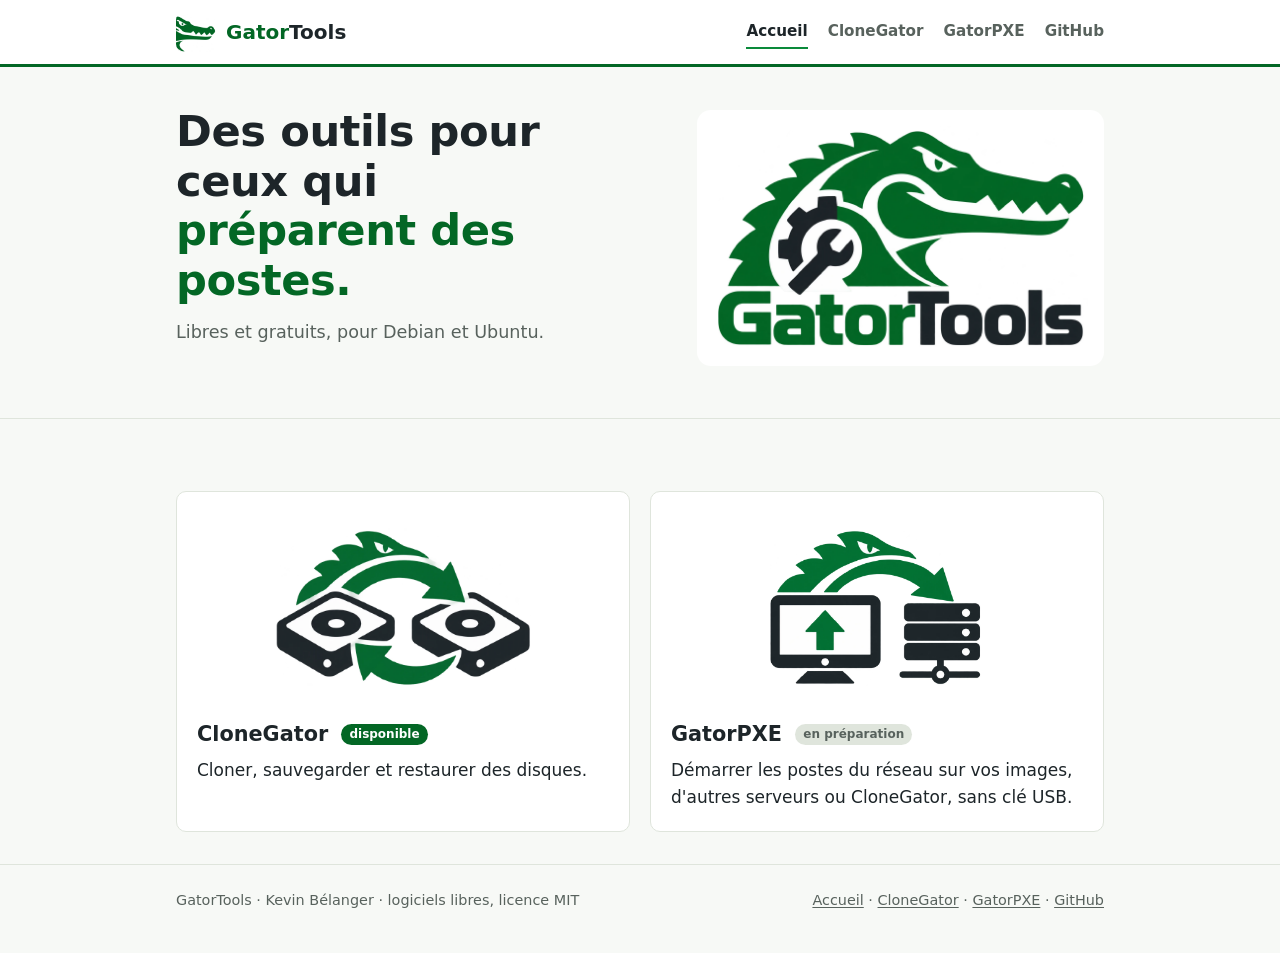
<file: index.html>
<!doctype html>
<html lang="fr">
<head>
  <meta charset="utf-8">
  <meta name="viewport" content="width=device-width, initial-scale=1">
  <title>GatorTools</title>
  <meta name="description" content="GatorTools : des logiciels libres pour cloner, sauvegarder et déployer des disques. CloneGator, et bientôt GatorPXE.">
  <meta property="og:title" content="GatorTools">
  <meta property="og:description" content="Des outils pour ceux qui préparent des postes.">
  <meta property="og:image" content="https://gatortools.github.io/img/gatortools.png">
  <link rel="icon" href="img/icone.png">
  <link rel="stylesheet" href="style.css">
</head>
<body>

<header class="entete">
  <div class="conteneur">
    <a class="marque" href="./"><img src="img/icone.png" alt=""><span><span class="vert">Gator</span>Tools</span></a>
    <nav class="navigation">
      <a href="./" aria-current="page">Accueil</a>
      <a href="clonegator/">CloneGator</a>
      <a href="gatorpxe/">GatorPXE</a>
      <a href="https://github.com/GatorTools">GitHub</a>
    </nav>
  </div>
</header>

<div class="accroche">
  <div class="conteneur">
    <div>
      <h1>Des outils pour ceux qui<br><em>préparent des postes.</em></h1>
      <p>Libres et gratuits, pour Debian et Ubuntu.</p>
    </div>
    <div class="plaque"><img src="img/gatortools.png" width="760" height="454" alt="Logo de GatorTools : un alligator, un engrenage et une clé"></div>
  </div>
</div>

<main class="conteneur">

  <section id="logiciels">
    <div class="logiciels">
      <a class="carte logiciel" href="clonegator/">
        <div class="plaque"><img src="img/clonegator-symbole.png" width="360" height="219" alt=""></div>
        <h3>CloneGator <span class="pastille">disponible</span></h3>
        <p>Cloner, sauvegarder et restaurer des disques.</p>
      </a>
      <a class="carte logiciel" id="gatorpxe" href="gatorpxe/">
        <div class="plaque"><img src="img/gatorpxe-symbole.png" width="360" height="265" alt=""></div>
        <h3>GatorPXE <span class="pastille attente">en préparation</span></h3>
        <p>Démarrer les postes du réseau sur vos images, d'autres serveurs ou CloneGator, sans clé USB.</p>
      </a>
    </div>
  </section>

</main>

<footer class="pied">
  <div class="conteneur">
    <span>GatorTools · Kevin Bélanger · logiciels libres, licence MIT</span>
    <span><a href="./">Accueil</a> · <a href="clonegator/">CloneGator</a> · <a href="gatorpxe/">GatorPXE</a> · <a href="https://github.com/GatorTools">GitHub</a></span>
  </div>
</footer>

</body>
</html>
</file>
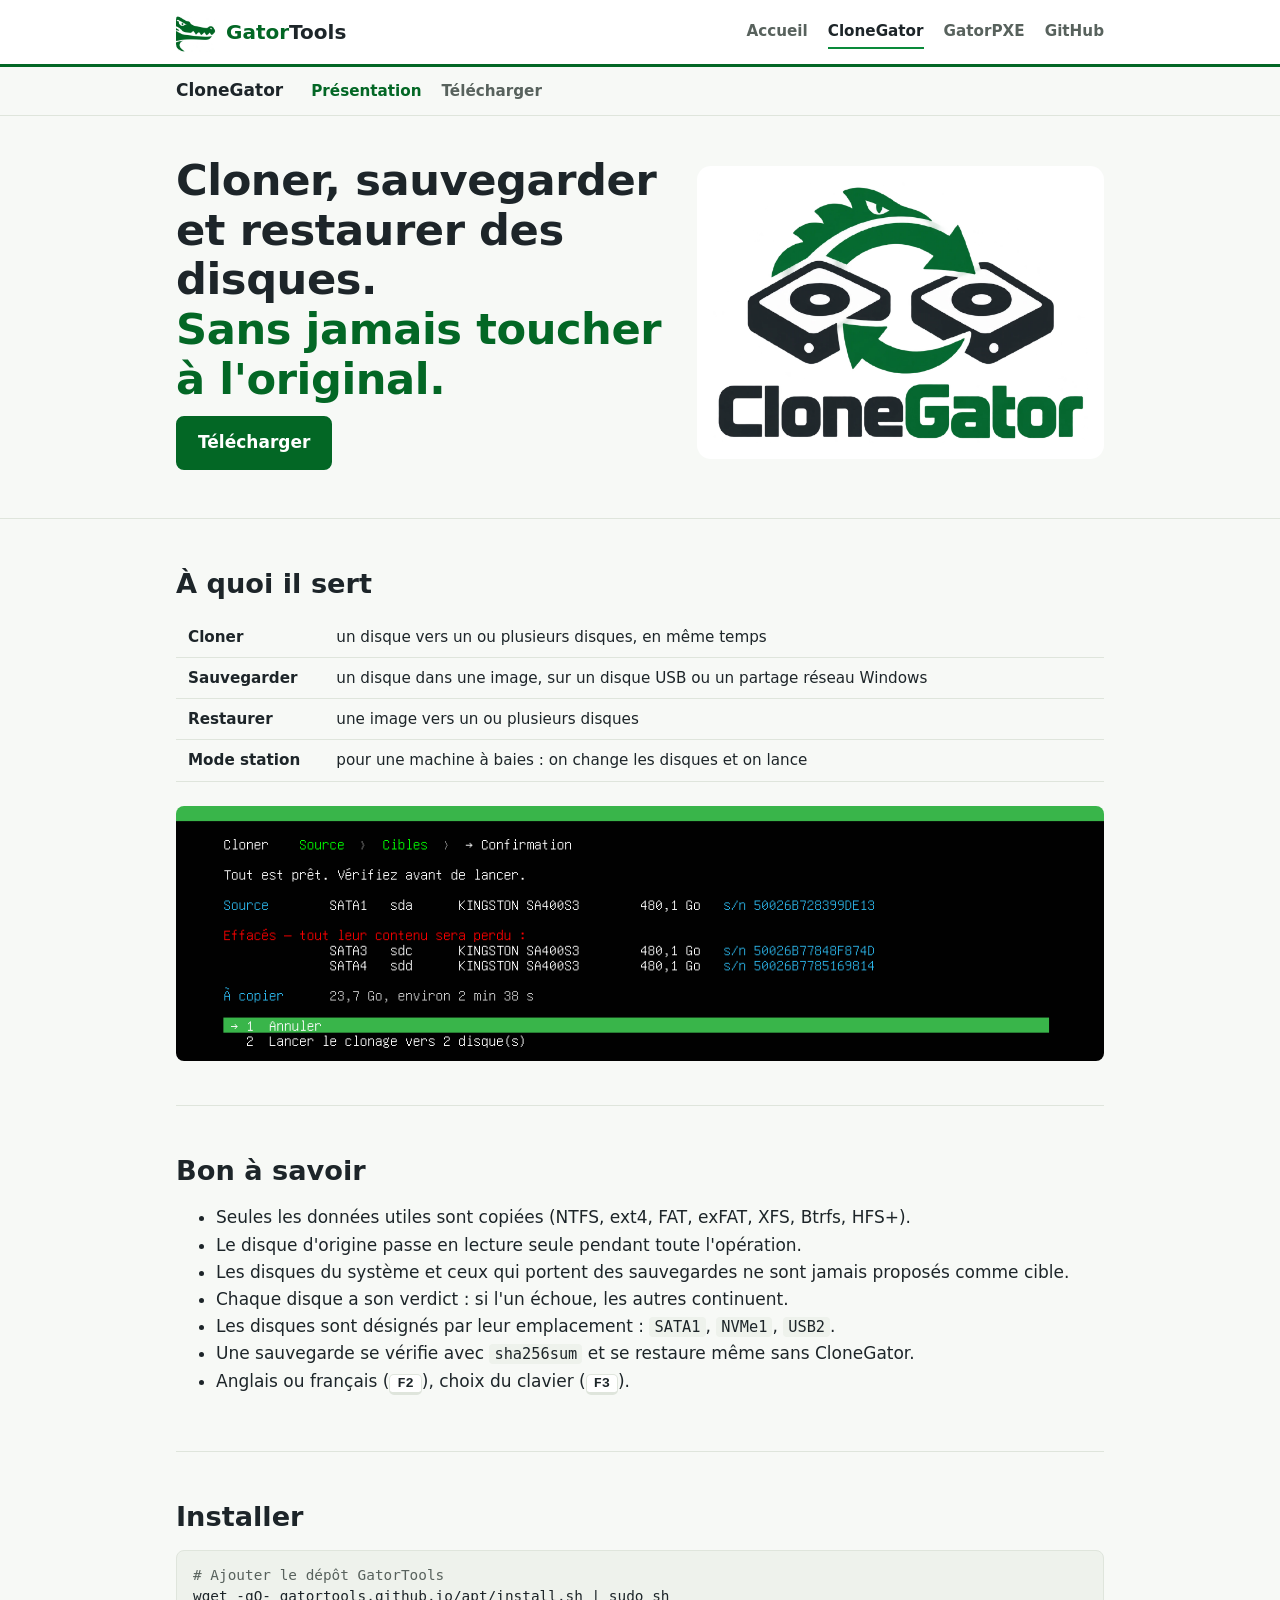
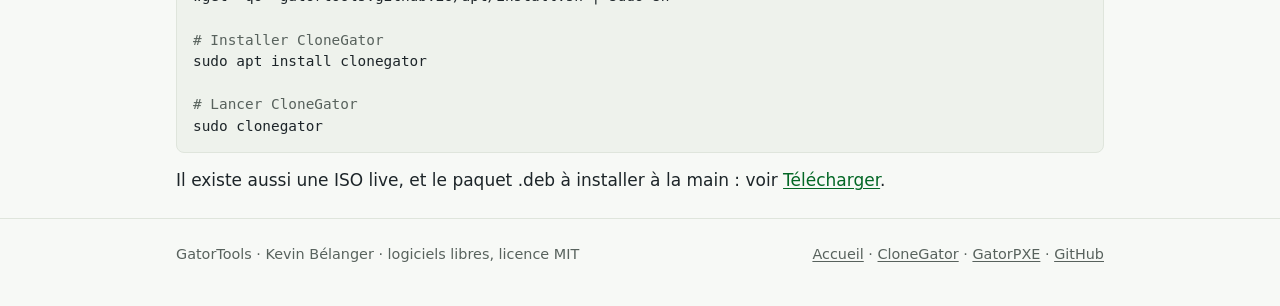
<file: clonegator/index.html>
<!doctype html>
<html lang="fr">
<head>
  <meta charset="utf-8">
  <meta name="viewport" content="width=device-width, initial-scale=1">
  <title>CloneGator</title>
  <meta name="description" content="CloneGator clone, sauvegarde et restaure des disques, vers plusieurs disques à la fois, sans jamais écrire sur le disque d'origine. Gratuit.">
  <meta property="og:title" content="CloneGator">
  <meta property="og:description" content="Cloner, sauvegarder et restaurer des disques, sans se tromper de disque.">
  <meta property="og:image" content="https://gatortools.github.io/img/clonegator.png">
  <link rel="icon" href="../img/icone.png">
  <link rel="stylesheet" href="../style.css">
</head>
<body>

<header class="entete">
  <div class="conteneur">
    <a class="marque" href=".././"><img src="../img/icone.png" alt=""><span><span class="vert">Gator</span>Tools</span></a>
    <nav class="navigation">
      <a href=".././">Accueil</a>
      <a href="../clonegator/" aria-current="page">CloneGator</a>
      <a href="../gatorpxe/">GatorPXE</a>
      <a href="https://github.com/GatorTools">GitHub</a>
    </nav>
  </div>
</header>
<div class="sous-nav">
  <div class="conteneur">
    <strong>CloneGator</strong>
    <a href="./" aria-current="page">Présentation</a>
    <a href="telecharger.html">Télécharger</a>
  </div>
</div>

<div class="accroche">
  <div class="conteneur">
    <div>
      <h1>Cloner, sauvegarder et restaurer des disques.<br><em>Sans jamais toucher à l'original.</em></h1>
      <div class="boutons">
        <a class="bouton plein" href="telecharger.html">Télécharger</a>
      </div>
    </div>
    <div class="plaque"><img src="../img/clonegator.png" width="640" height="445" alt="Logo de CloneGator"></div>
  </div>
</div>

<main class="conteneur">

  <section>
    <h2>À quoi il sert</h2>
    <div class="tableau">
      <table class="resume">
        <tr><th>Cloner</th><td>un disque vers un ou plusieurs disques, en même temps</td></tr>
        <tr><th>Sauvegarder</th><td>un disque dans une image, sur un disque USB ou un partage réseau Windows</td></tr>
        <tr><th>Restaurer</th><td>une image vers un ou plusieurs disques</td></tr>
        <tr><th>Mode station</th><td>pour une machine à baies : on change les disques et on lance</td></tr>
      </table>
    </div>
    <img class="capture" src="../img/clonegator-ecran-confirmation.png" width="980" height="270"
         alt="Écran de confirmation d'un clonage">
  </section>

  <section>
    <h2>Bon à savoir</h2>
    <ul>
      <li>Seules les données utiles sont copiées (NTFS, ext4, FAT, exFAT, XFS, Btrfs, HFS+).</li>
      <li>Le disque d'origine passe en lecture seule pendant toute l'opération.</li>
      <li>Les disques du système et ceux qui portent des sauvegardes ne sont jamais proposés comme cible.</li>
      <li>Chaque disque a son verdict : si l'un échoue, les autres continuent.</li>
      <li>Les disques sont désignés par leur emplacement : <code>SATA1</code>, <code>NVMe1</code>, <code>USB2</code>.</li>
      <li>Une sauvegarde se vérifie avec <code>sha256sum</code> et se restaure même sans CloneGator.</li>
      <li>Anglais ou français (<kbd>F2</kbd>), choix du clavier (<kbd>F3</kbd>).</li>
    </ul>
  </section>

  <section id="installer">
    <h2>Installer</h2>
<pre><code><span class="commentaire"># Ajouter le dépôt GatorTools</span>
wget -qO- gatortools.github.io/apt/install.sh | sudo sh

<span class="commentaire"># Installer CloneGator</span>
sudo apt install clonegator

<span class="commentaire"># Lancer CloneGator</span>
sudo clonegator</code></pre>
    <p>Il existe aussi une ISO live, et le paquet .deb à installer à la main : voir
    <a href="telecharger.html">Télécharger</a>.</p>
  </section>

</main>

<footer class="pied">
  <div class="conteneur">
    <span>GatorTools · Kevin Bélanger · logiciels libres, licence MIT</span>
    <span><a href=".././">Accueil</a> · <a href="../clonegator/">CloneGator</a> · <a href="../gatorpxe/">GatorPXE</a> · <a href="https://github.com/GatorTools">GitHub</a></span>
  </div>
</footer>

</body>
</html>
</file>
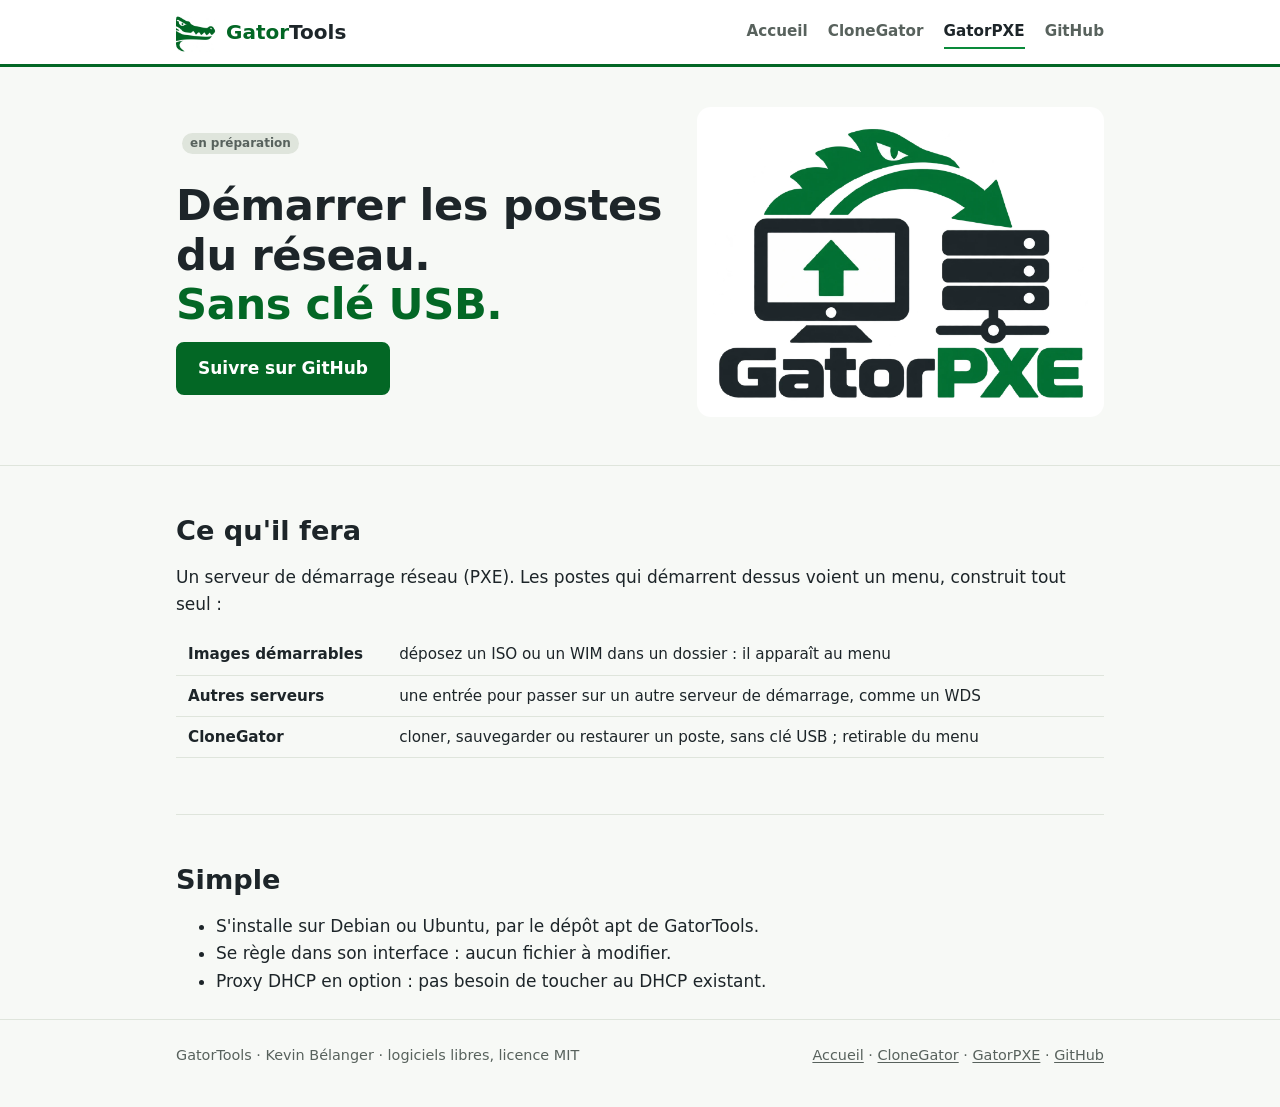
<file: gatorpxe/index.html>
<!doctype html>
<html lang="fr">
<head>
  <meta charset="utf-8">
  <meta name="viewport" content="width=device-width, initial-scale=1">
  <title>GatorPXE</title>
  <meta name="description" content="GatorPXE, en préparation : un serveur de démarrage réseau pour Debian et Ubuntu, qui propose aux postes des images démarrables, d'autres serveurs de démarrage et des sauvegardes CloneGator à restaurer.">
  <meta property="og:title" content="GatorPXE">
  <meta property="og:description" content="Démarrer les postes du réseau sur vos outils, sans clé USB.">
  <meta property="og:image" content="https://gatortools.github.io/img/gatorpxe.png">
  <link rel="icon" href="../img/icone.png">
  <link rel="stylesheet" href="../style.css">
</head>
<body>

<header class="entete">
  <div class="conteneur">
    <a class="marque" href=".././"><img src="../img/icone.png" alt=""><span><span class="vert">Gator</span>Tools</span></a>
    <nav class="navigation">
      <a href=".././">Accueil</a>
      <a href="../clonegator/">CloneGator</a>
      <a href="../gatorpxe/" aria-current="page">GatorPXE</a>
      <a href="https://github.com/GatorTools">GitHub</a>
    </nav>
  </div>
</header>

<div class="accroche">
  <div class="conteneur">
    <div>
      <p><span class="pastille attente">en préparation</span></p>
      <h1>Démarrer les postes du réseau.<br><em>Sans clé USB.</em></h1>
      <div class="boutons">
        <a class="bouton plein" href="https://github.com/GatorTools/GatorPXE">Suivre sur GitHub</a>
      </div>
    </div>
    <div class="plaque"><img src="../img/gatorpxe.png" width="640" height="474" alt="Logo de GatorPXE"></div>
  </div>
</div>

<main class="conteneur">

  <section>
    <h2>Ce qu'il fera</h2>
    <p>Un serveur de démarrage réseau (PXE). Les postes qui démarrent dessus voient un menu, construit tout seul :</p>
    <div class="tableau">
      <table class="resume">
        <tr><th>Images démarrables</th><td>déposez un ISO ou un WIM dans un dossier : il apparaît au menu</td></tr>
        <tr><th>Autres serveurs</th><td>une entrée pour passer sur un autre serveur de démarrage, comme un WDS</td></tr>
        <tr><th>CloneGator</th><td>cloner, sauvegarder ou restaurer un poste, sans clé USB ; retirable du menu</td></tr>
      </table>
    </div>
  </section>

  <section>
    <h2>Simple</h2>
    <ul>
      <li>S'installe sur Debian ou Ubuntu, par le dépôt apt de GatorTools.</li>
      <li>Se règle dans son interface : aucun fichier à modifier.</li>
      <li>Proxy DHCP en option : pas besoin de toucher au DHCP existant.</li>
    </ul>
  </section>

</main>

<footer class="pied">
  <div class="conteneur">
    <span>GatorTools · Kevin Bélanger · logiciels libres, licence MIT</span>
    <span><a href=".././">Accueil</a> · <a href="../clonegator/">CloneGator</a> · <a href="../gatorpxe/">GatorPXE</a> · <a href="https://github.com/GatorTools">GitHub</a></span>
  </div>
</footer>

</body>
</html>
</file>
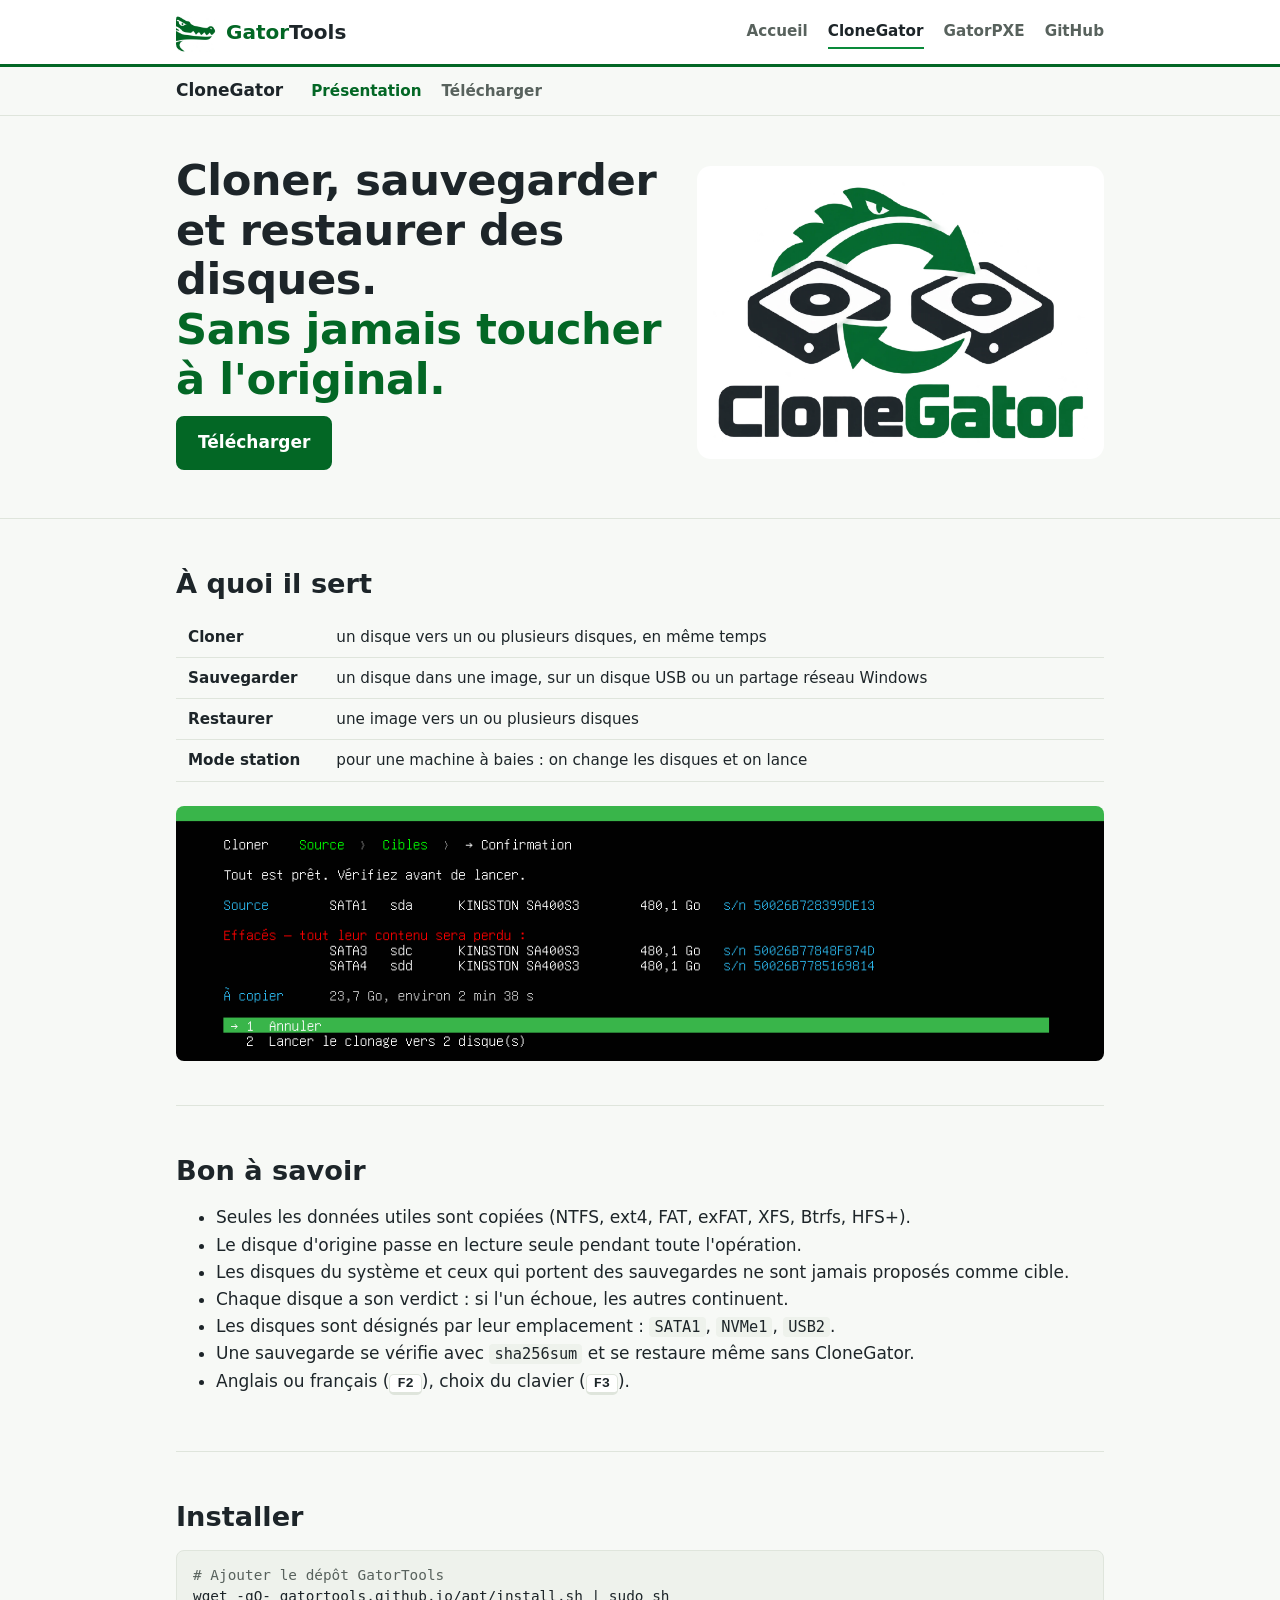
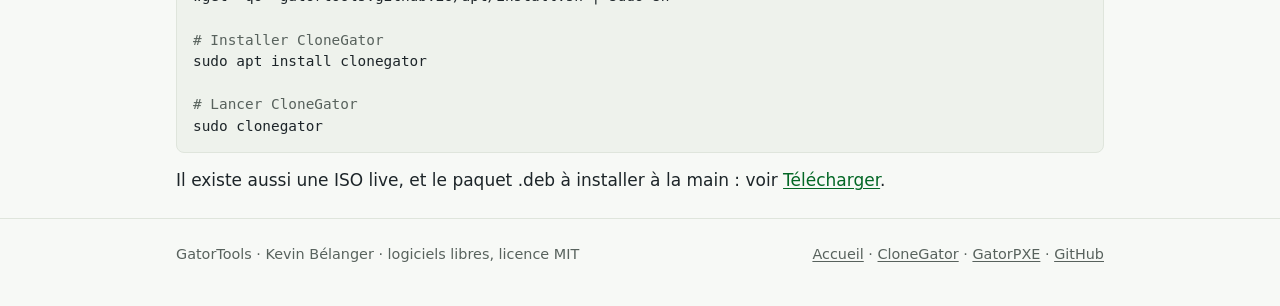
<file: clonegator/details.html>
<!doctype html>
<html lang="fr">
<head>
  <meta charset="utf-8">
  <title>CloneGator</title>
  <meta http-equiv="refresh" content="0; url=./">
  <link rel="canonical" href="./">
</head>
<body>
  <p>Cette page a rejoint la <a href="./">présentation de CloneGator</a>.</p>
</body>
</html>
</file>
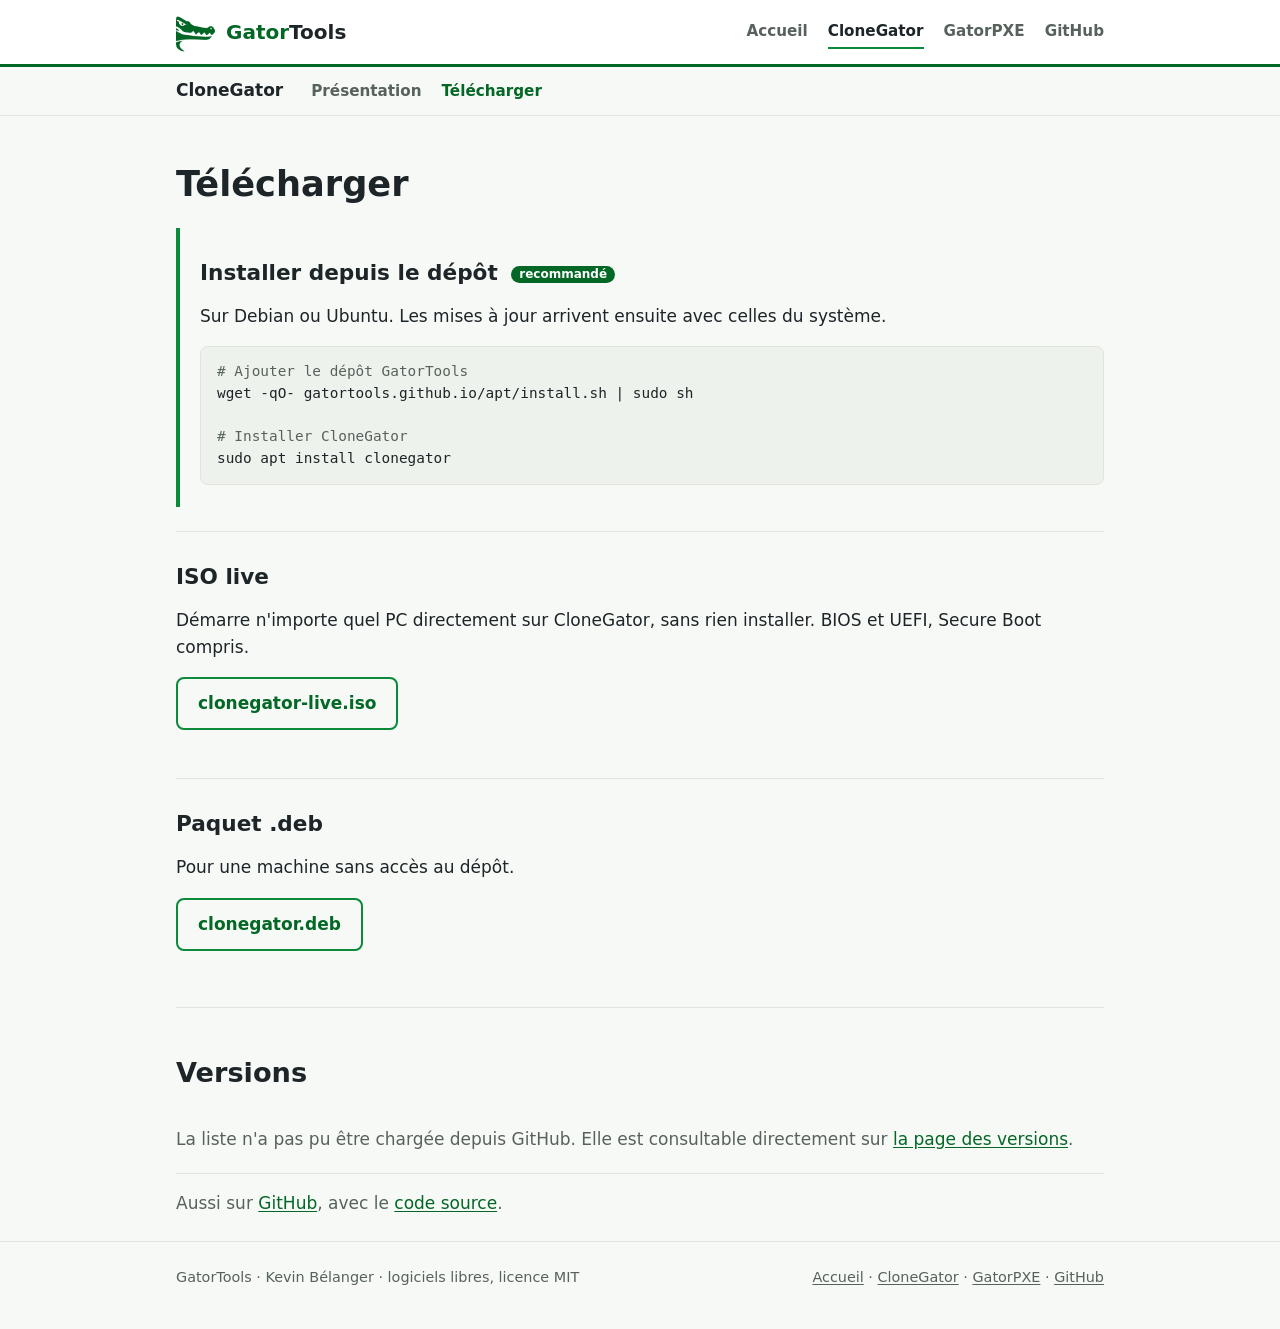
<file: clonegator/telecharger.html>
<!doctype html>
<html lang="fr">
<head>
  <meta charset="utf-8">
  <meta name="viewport" content="width=device-width, initial-scale=1">
  <title>Télécharger · CloneGator</title>
  <meta name="description" content="Installer CloneGator depuis le dépôt APT de GatorTools, ou télécharger l'ISO live et le paquet .deb.">
  <link rel="icon" href="../img/icone.png">
  <link rel="stylesheet" href="../style.css">
</head>
<body>

<header class="entete">
  <div class="conteneur">
    <a class="marque" href=".././"><img src="../img/icone.png" alt=""><span><span class="vert">Gator</span>Tools</span></a>
    <nav class="navigation">
      <a href=".././">Accueil</a>
      <a href="../clonegator/" aria-current="page">CloneGator</a>
      <a href="../gatorpxe/">GatorPXE</a>
      <a href="https://github.com/GatorTools">GitHub</a>
    </nav>
  </div>
</header>
<div class="sous-nav">
  <div class="conteneur">
    <strong>CloneGator</strong>
    <a href="./">Présentation</a>
    <a href="telecharger.html" aria-current="page">Télécharger</a>
  </div>
</div>

<main class="conteneur">

  <div class="titre-page">
    <h1>Télécharger</h1>
  </div>

  <section class="choix recommande">
    <h2>Installer depuis le dépôt <span class="pastille">recommandé</span></h2>
    <p>Sur Debian ou Ubuntu. Les mises à jour arrivent ensuite avec celles du système.</p>
<pre><code><span class="commentaire"># Ajouter le dépôt GatorTools</span>
wget -qO- gatortools.github.io/apt/install.sh | sudo sh

<span class="commentaire"># Installer CloneGator</span>
sudo apt install clonegator</code></pre>
  </section>

  <section class="choix">
    <h2>ISO live</h2>
    <p>Démarre n'importe quel PC directement sur CloneGator, sans rien installer. BIOS et UEFI,
    Secure Boot compris.</p>
    <p><a class="bouton" href="https://github.com/GatorTools/CloneGator/releases/latest/download/clonegator-live.iso">clonegator-live.iso</a></p>
  </section>

  <section class="choix">
    <h2>Paquet .deb</h2>
    <p>Pour une machine sans accès au dépôt.</p>
    <p><a class="bouton" href="https://github.com/GatorTools/CloneGator/releases/latest/download/clonegator.deb">clonegator.deb</a></p>
  </section>

  <section>
    <h2>Versions</h2>
    <ul class="versions" id="versions">
      <li class="doux">Chargement de la liste…</li>
    </ul>
    <p class="doux">Aussi sur <a href="https://github.com/GatorTools/CloneGator/releases">GitHub</a>,
    avec le <a href="https://github.com/GatorTools/CloneGator">code source</a>.</p>
  </section>

</main>

<footer class="pied">
  <div class="conteneur">
    <span>GatorTools · Kevin Bélanger · logiciels libres, licence MIT</span>
    <span><a href=".././">Accueil</a> · <a href="../clonegator/">CloneGator</a> · <a href="../gatorpxe/">GatorPXE</a> · <a href="https://github.com/GatorTools">GitHub</a></span>
  </div>
</footer>

<script src="versions.js"></script>
</body>
</html>
</file>
<file: style.css>
/* GatorTools — site de l'organisation. Sobre : les deux couleurs des logos. */

:root {
  --vert: #036725;
  --vert-texte: #036725;
  --vert-vif: #0a8a3a;
  --fonce: #1d2529;
  --fond: #f7f9f6;
  --carte: #ffffff;
  --texte: #1d2529;
  --doux: #58625d;
  --ligne: #dfe5dc;
  --code-fond: #eef2ec;
  --terminal: #14181a;
  --terminal-texte: #d9ddd5;
  --plaque: #ffffff;
  --largeur: 60rem;
  color-scheme: light;
}

@media (prefers-color-scheme: dark) {
  :root:not([data-theme="light"]) {
    --vert-texte: #5cc783;
    --vert-vif: #2fa85a;
    --fond: #101413;
    --carte: #171c1b;
    --texte: #e3e8e4;
    --doux: #9aa59e;
    --ligne: #27302d;
    --code-fond: #1c2220;
    --terminal: #0b0e0d;
    color-scheme: dark;
  }
}
:root[data-theme="dark"] {
  --vert-texte: #5cc783;
  --vert-vif: #2fa85a;
  --fond: #101413;
  --carte: #171c1b;
  --texte: #e3e8e4;
  --doux: #9aa59e;
  --ligne: #27302d;
  --code-fond: #1c2220;
  --terminal: #0b0e0d;
  color-scheme: dark;
}

* { box-sizing: border-box; }

html { -webkit-text-size-adjust: 100%; }

body {
  margin: 0;
  background: var(--fond);
  color: var(--texte);
  font: 17px/1.6 system-ui, -apple-system, "Segoe UI", Roboto, "Helvetica Neue", Arial, sans-serif;
}

a { color: var(--vert-texte); text-underline-offset: 2px; }
a:hover { text-decoration-thickness: 2px; }

img { max-width: 100%; height: auto; }

.conteneur {
  max-width: var(--largeur);
  margin: 0 auto;
  padding: 0 16px;
}

/* ------------------------------------------------------------- en-tête --- */

.entete {
  background: var(--carte);
  border-bottom: 3px solid var(--vert);
}
.entete .conteneur {
  display: flex;
  align-items: center;
  justify-content: space-between;
  flex-wrap: wrap;
  gap: 8px 24px;
  min-height: 64px;
  padding-top: 8px;
  padding-bottom: 8px;
}
.marque {
  display: flex;
  align-items: center;
  gap: 10px;
  color: var(--texte);
  text-decoration: none;
  font-weight: 800;
  font-size: 1.25rem;
}
.marque img { width: 40px; height: 40px; border-radius: 8px; background: var(--plaque); }
.marque .vert { color: var(--vert-texte); }

.navigation { display: flex; flex-wrap: wrap; gap: 4px 20px; }
.navigation a {
  color: var(--doux);
  text-decoration: none;
  font-weight: 600;
  font-size: 0.95rem;
  padding: 4px 0;
  border-bottom: 2px solid transparent;
}
.navigation a:hover { color: var(--texte); }
.navigation a[aria-current="page"] { color: var(--texte); border-bottom-color: var(--vert-vif); }

/* La barre d'un logiciel, sous l'en-tête : ses propres pages. */
.sous-nav { border-bottom: 1px solid var(--ligne); background: var(--fond); }
.sous-nav .conteneur { display: flex; flex-wrap: wrap; align-items: center; gap: 4px 20px; min-height: 48px; }
.sous-nav strong { margin-right: 8px; }
.sous-nav a { color: var(--doux); text-decoration: none; font-weight: 600; font-size: 0.95rem; }
.sous-nav a:hover, .sous-nav a[aria-current="page"] { color: var(--vert-texte); }

/* Les logos sont dessinés sur blanc : ils gardent leur plaque en mode sombre. */
.plaque { background: var(--plaque); border-radius: 14px; padding: 16px; }

/* ------------------------------------------------------------ accroche --- */

.accroche {
  padding: 40px 0 48px;
  border-bottom: 1px solid var(--ligne);
}
.accroche .conteneur {
  display: grid;
  grid-template-columns: 1.2fr 1fr;
  align-items: center;
  gap: 32px;
}
.accroche h1 {
  margin: 0 0 12px;
  font-size: clamp(2rem, 4.4vw, 2.7rem);
  line-height: 1.15;
  letter-spacing: -0.01em;
}
.accroche h1 em { font-style: normal; color: var(--vert-texte); }
.accroche p { margin: 0 0 24px; color: var(--doux); font-size: 1.1rem; max-width: 34rem; }
.accroche .plaque { justify-self: center; width: 100%; max-width: 440px; }
.accroche .plaque img { display: block; width: 100%; }

.boutons { display: flex; flex-wrap: wrap; gap: 12px; }
.bouton {
  display: inline-block;
  padding: 11px 20px;
  border-radius: 8px;
  font-weight: 700;
  text-decoration: none;
  border: 2px solid var(--vert-vif);
  color: var(--vert-texte);
}
.bouton.plein { background: var(--vert); border-color: var(--vert); color: #fff; }
.bouton:hover { filter: brightness(1.1); }

/* Les logiciels, sur l'accueil de l'organisation. */
.logiciels { display: grid; grid-template-columns: repeat(auto-fit, minmax(17rem, 1fr)); gap: 20px; margin: 24px 0; }
.logiciel { display: flex; flex-direction: column; }
.logiciel .plaque { display: grid; place-items: center; height: 190px; margin-bottom: 16px; }
.logiciel .plaque img { max-height: 158px; width: auto; }
.logiciel h3 { margin: 0 0 6px; font-size: 1.3rem; }
.logiciel p { flex: 1; }
.pastille.attente { background: var(--ligne); color: var(--doux); }

/* -------------------------------------------------------------- sections --- */

main { padding-bottom: 48px; }

section { padding: 48px 0 8px; }
section + section { border-top: 1px solid var(--ligne); margin-top: 32px; }

h2 { font-size: 1.7rem; line-height: 1.25; margin: 0 0 16px; }
h3 { font-size: 1.15rem; margin: 28px 0 8px; }
p, ul, ol, table { margin: 0 0 16px; }
.intro { font-size: 1.1rem; color: var(--doux); max-width: 44rem; }
.doux { color: var(--doux); }

.titre-page { padding: 40px 0 8px; }
.titre-page h1 { font-size: 2.2rem; margin: 0 0 8px; }

.grille {
  display: grid;
  grid-template-columns: repeat(auto-fit, minmax(12.5rem, 1fr));
  gap: 16px;
  margin: 24px 0;
}
.carte {
  background: var(--carte);
  border: 1px solid var(--ligne);
  border-radius: 10px;
  padding: 20px;
}
.carte h3 { margin-top: 0; }
.carte p:last-child { margin-bottom: 0; }

.chiffre {
  display: flex;
  flex-wrap: wrap;
  align-items: baseline;
  gap: 4px 16px;
  border-left: 4px solid var(--vert-vif);
  padding: 8px 0 8px 20px;
  margin: 24px 0;
}
.chiffre strong { font-size: 2rem; line-height: 1.2; }
.chiffre span { color: var(--doux); }

.garanties { list-style: none; padding: 0; }
.garanties li { position: relative; padding-left: 32px; margin-bottom: 12px; }
.garanties li::before {
  content: "";
  position: absolute;
  left: 4px;
  top: 0.5em;
  width: 12px;
  height: 7px;
  border-left: 3px solid var(--vert-vif);
  border-bottom: 3px solid var(--vert-vif);
  transform: rotate(-45deg);
}

/* ----------------------------------------------------------------- étapes --- */

.etapes { list-style: none; padding: 0; counter-reset: etape; }
.etapes > li {
  counter-increment: etape;
  position: relative;
  padding-left: 52px;
  margin-bottom: 28px;
}
.etapes > li::before {
  content: counter(etape);
  position: absolute;
  left: 0;
  top: 0;
  width: 34px;
  height: 34px;
  border-radius: 50%;
  background: var(--vert);
  color: #fff;
  font-weight: 800;
  display: grid;
  place-items: center;
}
.etapes h3 { margin: 4px 0 8px; }

/* ------------------------------------------------------------------ code --- */

code, pre, .terminal { font-family: ui-monospace, "Cascadia Mono", "DejaVu Sans Mono", Menlo, Consolas, monospace; }
code { background: var(--code-fond); padding: 1px 5px; border-radius: 4px; font-size: 0.9em; }
pre {
  background: var(--code-fond);
  border: 1px solid var(--ligne);
  border-radius: 8px;
  padding: 14px 16px;
  overflow-x: auto;
  font-size: 0.9rem;
  line-height: 1.5;
}
pre code { background: none; padding: 0; font-size: inherit; }
.commentaire { color: var(--doux); }

/* Un écran de CloneGator, tel que curses le dessine. */
.terminal {
  background: var(--terminal);
  color: var(--terminal-texte);
  border-radius: 10px;
  padding: 0 0 14px;
  margin: 16px 0 24px;
  font-size: 0.82rem;
  line-height: 1.45;
  overflow-x: auto;
  white-space: pre;
  box-shadow: 0 8px 24px rgba(0, 0, 0, 0.18);
}
.terminal .bande { display: block; background: var(--terminal-texte); color: var(--terminal); padding: 2px 16px; font-weight: 700; margin-bottom: 14px; }
.terminal .corps { display: block; padding: 0 16px; }
.terminal b { color: #fff; }
.terminal .ok { color: #5cc783; font-weight: 700; }
.terminal .non { color: #8b9187; }
.terminal .alerte { color: #e6c547; font-weight: 700; }
.terminal .choisi { background: var(--terminal-texte); color: var(--terminal); }
.terminal .aide { color: #6fc6c9; }
figure { margin: 0; }
figcaption { color: var(--doux); font-size: 0.9rem; margin-top: -12px; margin-bottom: 24px; }

/* ---------------------------------------------------------------- tableaux --- */

.tableau { overflow-x: auto; }
table { border-collapse: collapse; width: 100%; font-size: 0.95rem; }
th, td { text-align: left; padding: 8px 12px; border-bottom: 1px solid var(--ligne); vertical-align: top; }
th { font-weight: 700; }

kbd {
  display: inline-block;
  min-width: 1.8em;
  text-align: center;
  padding: 1px 7px;
  border: 1px solid var(--ligne);
  border-bottom-width: 3px;
  border-radius: 5px;
  background: var(--carte);
  font: 600 0.85rem ui-monospace, Menlo, Consolas, monospace;
}

/* -------------------------------------------------------- page de détails --- */

.sommaire {
  background: var(--carte);
  border: 1px solid var(--ligne);
  border-radius: 10px;
  padding: 16px 20px;
  margin: 24px 0;
}
.sommaire ol { margin: 0; padding-left: 1.3em; columns: 2 14rem; column-gap: 32px; }
.sommaire li { margin: 2px 0; }

/* ---------------------------------------------------------- téléchargement --- */

.derniere {
  background: var(--carte);
  border: 1px solid var(--ligne);
  border-top: 4px solid var(--vert-vif);
  border-radius: 10px;
  padding: 24px;
  margin: 24px 0;
}
.derniere h2 { margin-bottom: 4px; }
.derniere .bouton.plein { color: #fff; }
.bouton.contour { color: var(--vert-texte); }

.versions { list-style: none; padding: 0; }
.versions > li { border-bottom: 1px solid var(--ligne); padding: 20px 0; }
.versions h3 { margin: 0 0 2px; font-size: 1.05rem; word-break: break-word; }
.versions .notes { margin-top: 12px; }
.versions .notes p, .versions .notes ul { margin-bottom: 10px; }
.pastille {
  display: inline-block;
  font-size: 0.75rem;
  font-weight: 700;
  padding: 1px 8px;
  border-radius: 999px;
  background: var(--vert);
  color: #fff;
  vertical-align: middle;
  margin-left: 6px;
}

/* ------------------------------------------------------------ pied de page --- */

.pied {
  border-top: 1px solid var(--ligne);
  padding: 24px 0 40px;
  color: var(--doux);
  font-size: 0.9rem;
}
.pied .conteneur { display: flex; flex-wrap: wrap; justify-content: space-between; gap: 8px 24px; }
.pied a { color: inherit; }

/* ------------------------------------------------------------- téléphone --- */

@media (max-width: 720px) {
  body { font-size: 16px; }
  .accroche { padding: 24px 0 40px; }
  .accroche .conteneur { grid-template-columns: 1fr; }
  .accroche .plaque { order: -1; max-width: 300px; }
  section { padding-top: 36px; }
  .etapes > li { padding-left: 44px; }
  .terminal { font-size: 0.72rem; }
}

/* Une capture d'écran de l'interface. */
.capture { display: block; width: 100%; height: auto; border-radius: 8px; margin: 8px 0 4px; }
.resume th { white-space: nowrap; width: 1%; padding-right: 24px; }

/* Les façons d'obtenir un logiciel, de la recommandée aux autres. */
.choix { padding-top: 32px; }
.choix + .choix { border-top: 1px solid var(--ligne); margin-top: 24px; }
.choix h2 { font-size: 1.35rem; }
.choix.recommande { border-left: 4px solid var(--vert-vif); padding-left: 20px; }
details.notes summary { cursor: pointer; color: var(--doux); }

/* Sur un écran étroit, chaque description passe sous son titre. */
@media (max-width: 720px) {
  .resume tr { display: block; border-bottom: 1px solid var(--ligne); padding: 8px 0; }
  .resume th, .resume td { display: block; width: auto; border: 0; padding: 2px 12px; white-space: normal; }
}

/* Sur l'accueil, toute la carte d'un logiciel mène à sa page. */
a.carte.logiciel { color: inherit; text-decoration: none; transition: border-color 0.15s; }
a.carte.logiciel:hover { border-color: var(--vert-vif); }
</file>
